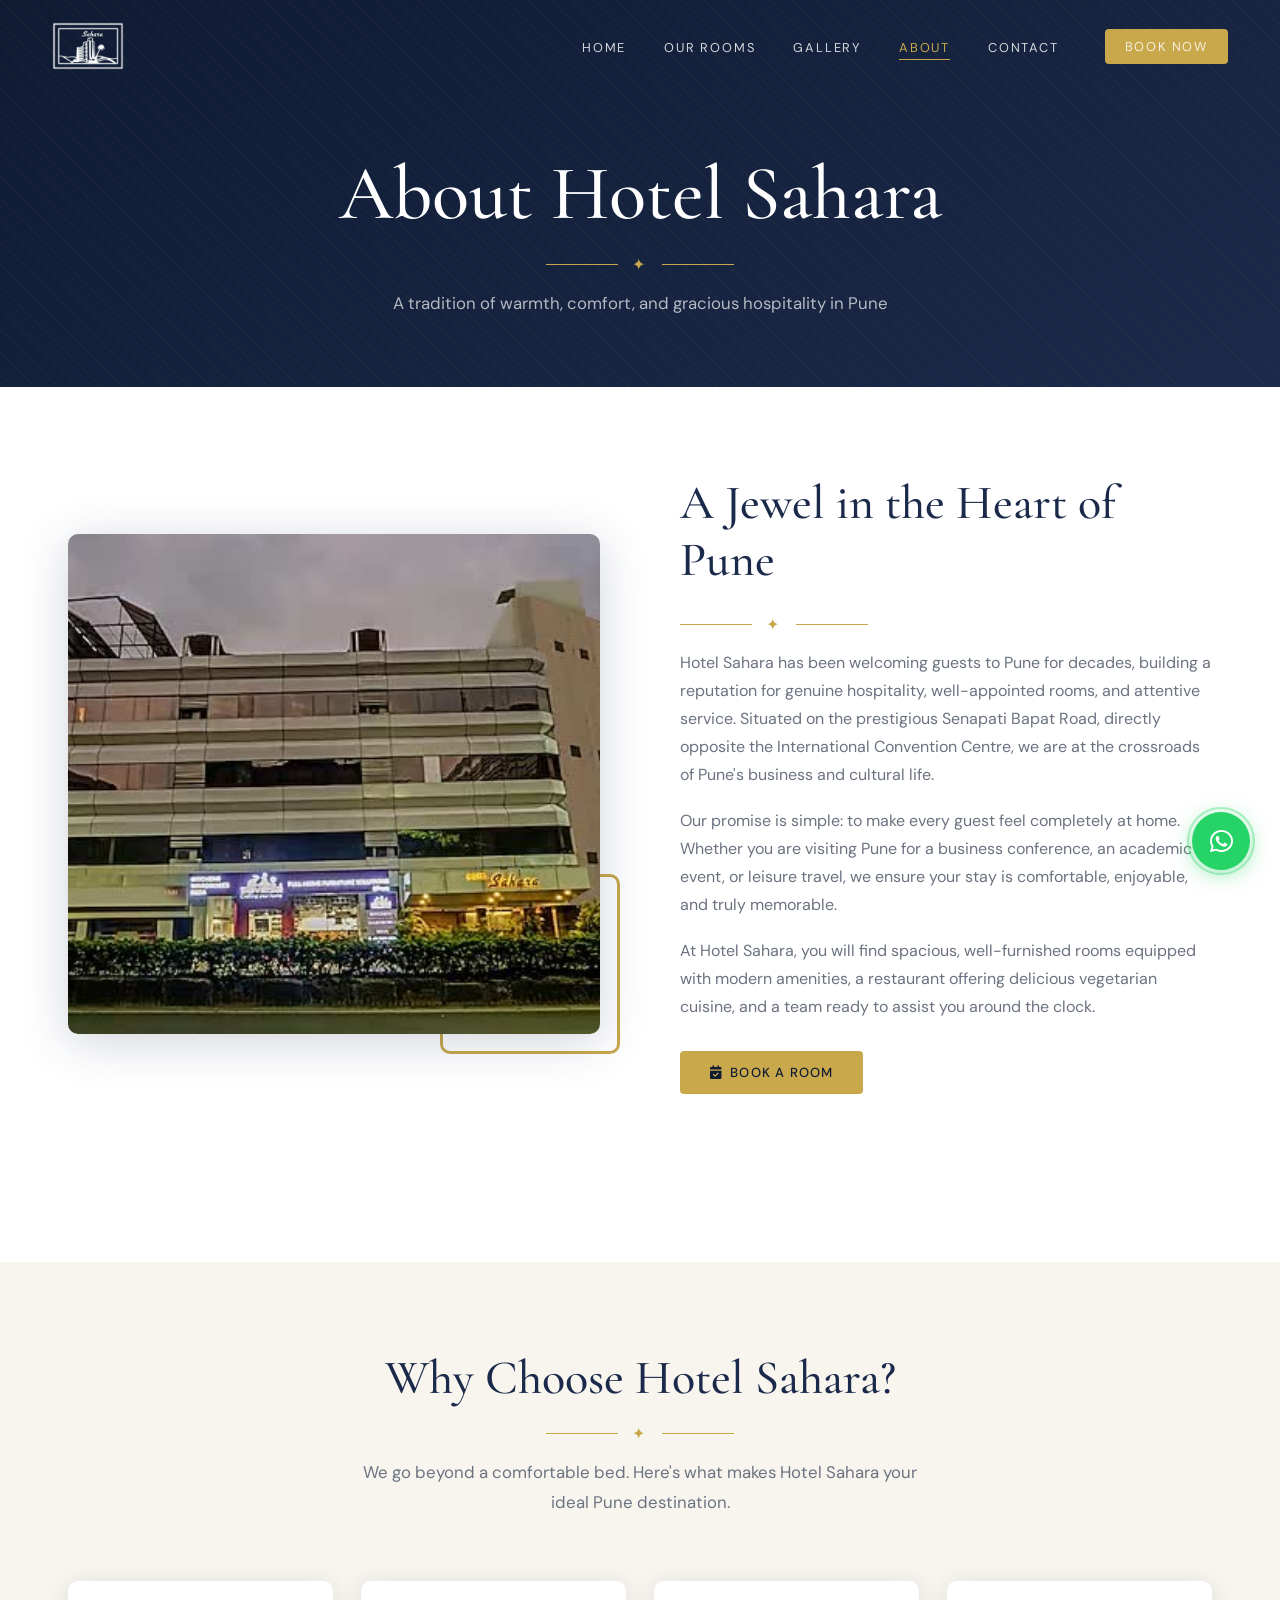
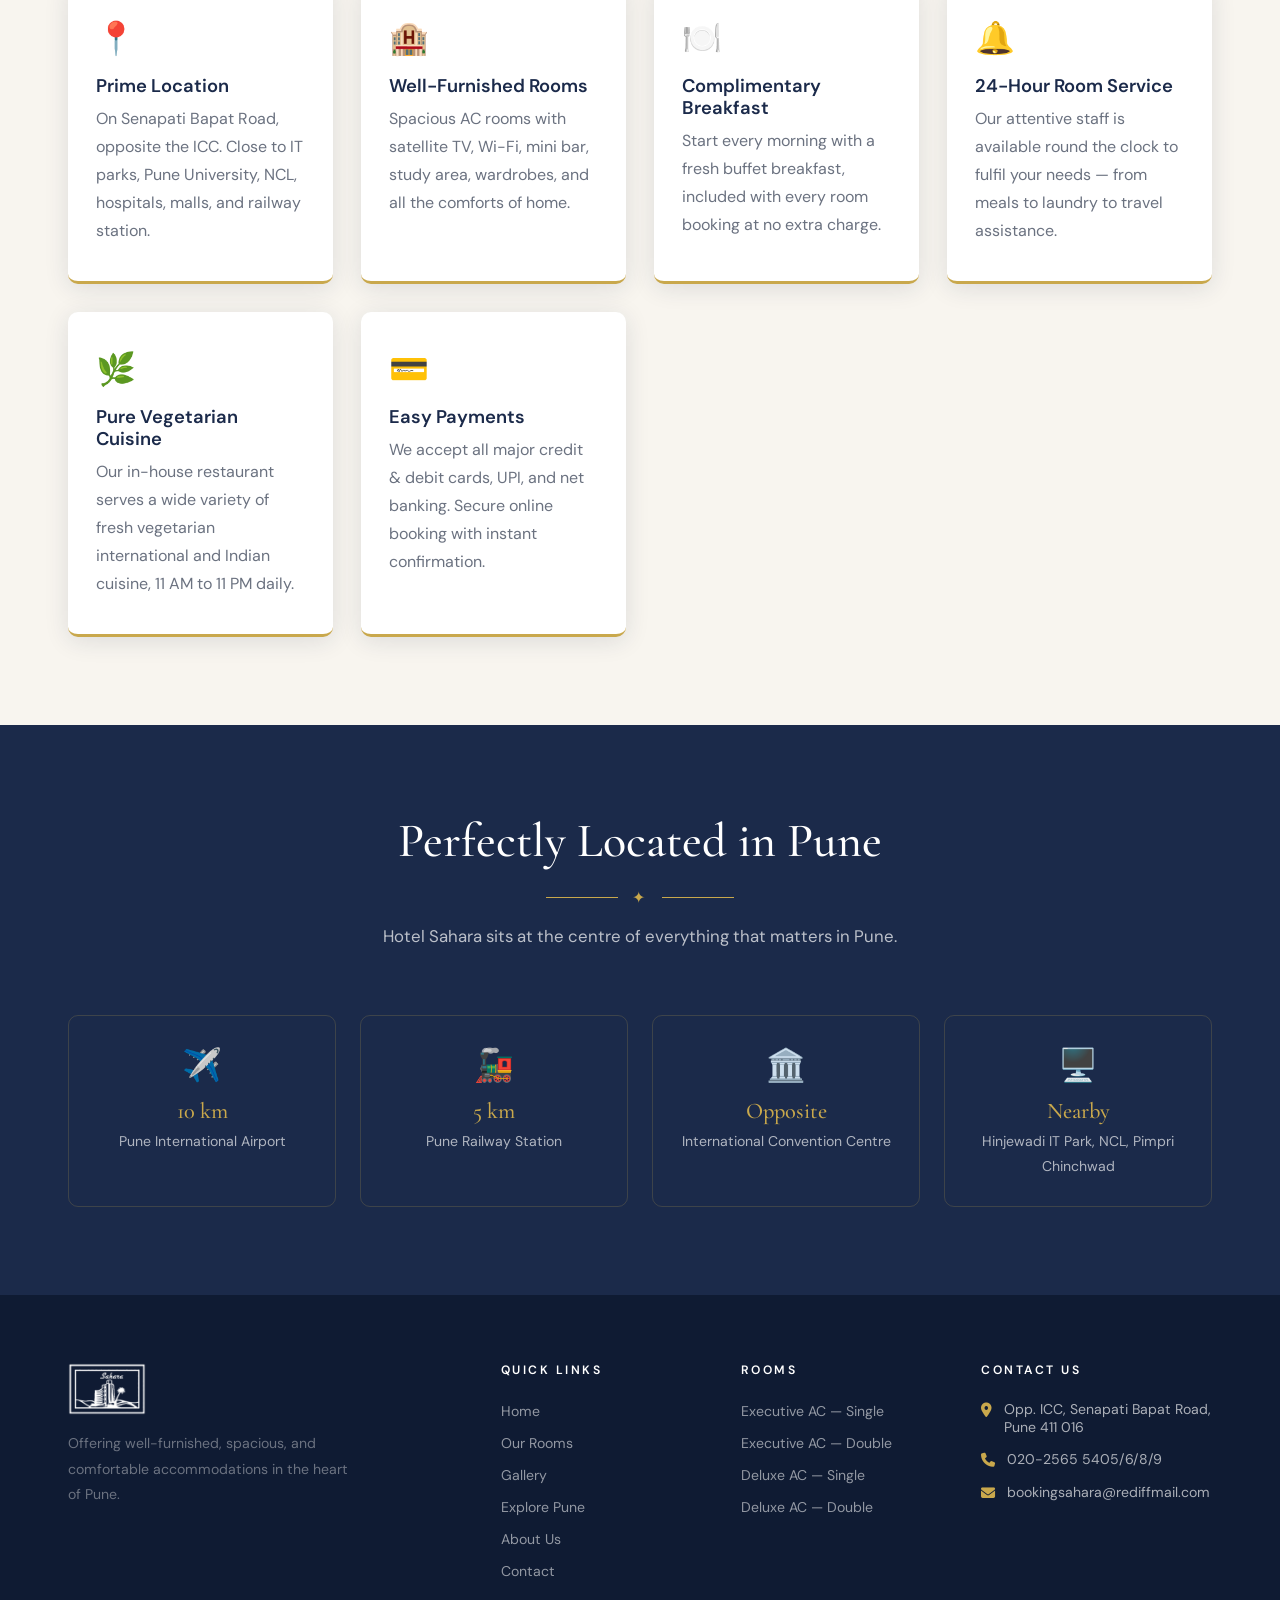
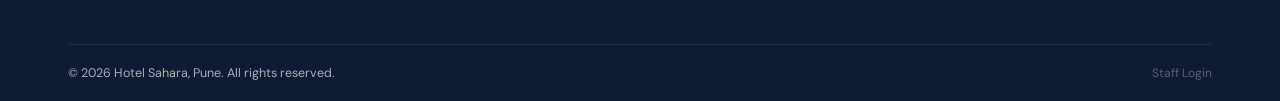
<file: about.html>
<!DOCTYPE html>
<html lang="en">
<head>
  <meta charset="UTF-8">
  <meta name="viewport" content="width=device-width, initial-scale=1.0">
  <title>About Us — Hotel Sahara Pune</title>
  <link rel="stylesheet" href="css/style.css">
  <link rel="stylesheet" href="https://cdnjs.cloudflare.com/ajax/libs/font-awesome/6.5.0/css/all.min.css">
</head>
<body>

<nav class="navbar scrolled" id="navbar">
  <a href="index.html" class="navbar-logo">
    <img src="images/logo-white.png" alt="Hotel Sahara" class="nav-logo-img">
  </a>
  <ul class="navbar-links" id="navLinks">
    <li><a href="index.html">Home</a></li>
    <li><a href="rooms.html">Our Rooms</a></li>
    <li><a href="gallery.html">Gallery</a></li>
    <li><a href="about.html" class="active">About</a></li>
    <li><a href="contact.html">Contact</a></li>
    <li><a href="rooms.html" class="btn btn-gold btn-sm" style="margin-left:8px">Book Now</a></li>
  </ul>
  <div class="navbar-toggle" id="navToggle" onclick="toggleNav()">
    <span></span><span></span><span></span>
  </div>
</nav>

<section class="page-hero">
  <h1>About Hotel Sahara</h1>
  <div class="ornament"><span>✦</span></div>
  <p>A tradition of warmth, comfort, and gracious hospitality in Pune</p>
</section>

<!-- ABOUT STORY -->
<section class="section">
  <div class="container">
    <div class="about-story">
      <div class="about-img-wrap fade-up">
        <img src="images/exterior.jpg"
             onerror="this.src='https://images.unsplash.com/photo-1551882547-ff40c4fe1fa7?w=800&q=80'"
             alt="Hotel Sahara Building">
        <div class="about-img-accent"></div>
      </div>
      <div class="about-text fade-up">
        <h2>A Jewel in the Heart of Pune</h2>
        <div class="ornament" style="justify-content:flex-start"><span>✦</span></div>
        <p>Hotel Sahara has been welcoming guests to Pune for decades, building a reputation for genuine hospitality, well-appointed rooms, and attentive service. Situated on the prestigious Senapati Bapat Road, directly opposite the International Convention Centre, we are at the crossroads of Pune's business and cultural life.</p>
        <p>Our promise is simple: to make every guest feel completely at home. Whether you are visiting Pune for a business conference, an academic event, or leisure travel, we ensure your stay is comfortable, enjoyable, and truly memorable.</p>
        <p>At Hotel Sahara, you will find spacious, well-furnished rooms equipped with modern amenities, a restaurant offering delicious vegetarian cuisine, and a team ready to assist you around the clock.</p>
        <a href="rooms.html" class="btn btn-gold" style="margin-top:12px">
          <i class="fa fa-calendar-check"></i> Book a Room
        </a>
      </div>
    </div>
  </div>
</section>

<!-- WHY CHOOSE US -->
<section class="section section-alt">
  <div class="container">
    <div class="section-header fade-up">
      <h2>Why Choose Hotel Sahara?</h2>
      <div class="ornament"><span>✦</span></div>
      <p>We go beyond a comfortable bed. Here's what makes Hotel Sahara your ideal Pune destination.</p>
    </div>

    <div class="why-us-grid">
      <div class="why-card fade-up">
        <div class="why-icon">📍</div>
        <h4>Prime Location</h4>
        <p>On Senapati Bapat Road, opposite the ICC. Close to IT parks, Pune University, NCL, hospitals, malls, and railway station.</p>
      </div>
      <div class="why-card fade-up">
        <div class="why-icon">🏨</div>
        <h4>Well-Furnished Rooms</h4>
        <p>Spacious AC rooms with satellite TV, Wi-Fi, mini bar, study area, wardrobes, and all the comforts of home.</p>
      </div>
      <div class="why-card fade-up">
        <div class="why-icon">🍽️</div>
        <h4>Complimentary Breakfast</h4>
        <p>Start every morning with a fresh buffet breakfast, included with every room booking at no extra charge.</p>
      </div>
      <div class="why-card fade-up">
        <div class="why-icon">🔔</div>
        <h4>24-Hour Room Service</h4>
        <p>Our attentive staff is available round the clock to fulfil your needs — from meals to laundry to travel assistance.</p>
      </div>
      <div class="why-card fade-up">
        <div class="why-icon">🌿</div>
        <h4>Pure Vegetarian Cuisine</h4>
        <p>Our in-house restaurant serves a wide variety of fresh vegetarian international and Indian cuisine, 11 AM to 11 PM daily.</p>
      </div>
      <div class="why-card fade-up">
        <div class="why-icon">💳</div>
        <h4>Easy Payments</h4>
        <p>We accept all major credit &amp; debit cards, UPI, and net banking. Secure online booking with instant confirmation.</p>
      </div>
    </div>
  </div>
</section>

<!-- LOCATION HIGHLIGHT -->
<section class="section section-dark">
  <div class="container">
    <div class="section-header fade-up">
      <h2>Perfectly Located in Pune</h2>
      <div class="ornament"><span>✦</span></div>
      <p style="color:rgba(255,255,255,0.7)">Hotel Sahara sits at the centre of everything that matters in Pune.</p>
    </div>
    <div style="display:grid;grid-template-columns:repeat(auto-fit,minmax(220px,1fr));gap:24px">
      <div style="text-align:center;padding:28px 16px;border:1px solid rgba(201,168,76,0.2);border-radius:var(--radius-lg)" class="fade-up">
        <div style="font-size:2rem;margin-bottom:12px">✈️</div>
        <h4 style="color:var(--gold);font-size:1.4rem;font-family:var(--font-display)">10 km</h4>
        <p style="color:rgba(255,255,255,0.65);font-size:0.88rem;margin-top:4px">Pune International Airport</p>
      </div>
      <div style="text-align:center;padding:28px 16px;border:1px solid rgba(201,168,76,0.2);border-radius:var(--radius-lg)" class="fade-up">
        <div style="font-size:2rem;margin-bottom:12px">🚂</div>
        <h4 style="color:var(--gold);font-size:1.4rem;font-family:var(--font-display)">5 km</h4>
        <p style="color:rgba(255,255,255,0.65);font-size:0.88rem;margin-top:4px">Pune Railway Station</p>
      </div>
      <div style="text-align:center;padding:28px 16px;border:1px solid rgba(201,168,76,0.2);border-radius:var(--radius-lg)" class="fade-up">
        <div style="font-size:2rem;margin-bottom:12px">🏛️</div>
        <h4 style="color:var(--gold);font-size:1.4rem;font-family:var(--font-display)">Opposite</h4>
        <p style="color:rgba(255,255,255,0.65);font-size:0.88rem;margin-top:4px">International Convention Centre</p>
      </div>
      <div style="text-align:center;padding:28px 16px;border:1px solid rgba(201,168,76,0.2);border-radius:var(--radius-lg)" class="fade-up">
        <div style="font-size:2rem;margin-bottom:12px">🖥️</div>
        <h4 style="color:var(--gold);font-size:1.4rem;font-family:var(--font-display)">Nearby</h4>
        <p style="color:rgba(255,255,255,0.65);font-size:0.88rem;margin-top:4px">Hinjewadi IT Park, NCL, Pimpri Chinchwad</p>
      </div>
    </div>
  </div>
</section>

<a href="https://wa.me/919822393889" class="whatsapp-btn" target="_blank" rel="noopener">
  <i class="fab fa-whatsapp"></i>
</a>

<!-- FOOTER -->
<footer class="footer">
  <div class="container">
    <div class="footer-grid">
      <div class="footer-brand">
        <img src="images/logo-white.png" alt="Hotel Sahara" style="height:52px;width:auto;margin-bottom:12px">
        <p>Offering well-furnished, spacious, and comfortable accommodations in the heart of Pune.</p>
      </div>
      <div>
        <h4>Quick Links</h4>
        <ul class="footer-links">
          <li><a href="index.html">Home</a></li>
          <li><a href="rooms.html">Our Rooms</a></li>
          <li><a href="gallery.html">Gallery</a></li>
          <li><a href="explore.html">Explore Pune</a></li>
          <li><a href="about.html">About Us</a></li>
          <li><a href="contact.html">Contact</a></li>
        </ul>
      </div>
      <div>
        <h4>Rooms</h4>
        <ul class="footer-links">
          <li><a href="rooms.html?room=executive">Executive AC — Single</a></li>
          <li><a href="rooms.html?room=executive">Executive AC — Double</a></li>
          <li><a href="rooms.html?room=deluxe">Deluxe AC — Single</a></li>
          <li><a href="rooms.html?room=deluxe">Deluxe AC — Double</a></li>
        </ul>
      </div>
      <div>
        <h4>Contact Us</h4>
        <ul class="footer-contact">
          <li><span class="fc-icon"><i class="fa fa-map-marker-alt"></i></span><span>Opp. ICC, Senapati Bapat Road, Pune 411 016</span></li>
          <li><span class="fc-icon"><i class="fa fa-phone"></i></span><span><a href="tel:02025655405">020-2565 5405/6/8/9</a></span></li>
          <li><span class="fc-icon"><i class="fa fa-envelope"></i></span><span><a href="mailto:bookingsahara@rediffmail.com">bookingsahara@rediffmail.com</a></span></li>
        </ul>
      </div>
    </div>
    <div class="footer-bottom">
      <span>© 2026 Hotel Sahara, Pune. All rights reserved.</span>
      <a href="admin.html" style="color:rgba(255,255,255,0.3);font-size:0.75rem">Staff Login</a>
    </div>
  </div>
</footer>

<script src="js/main.js"></script>
</body>
</html>
</file>
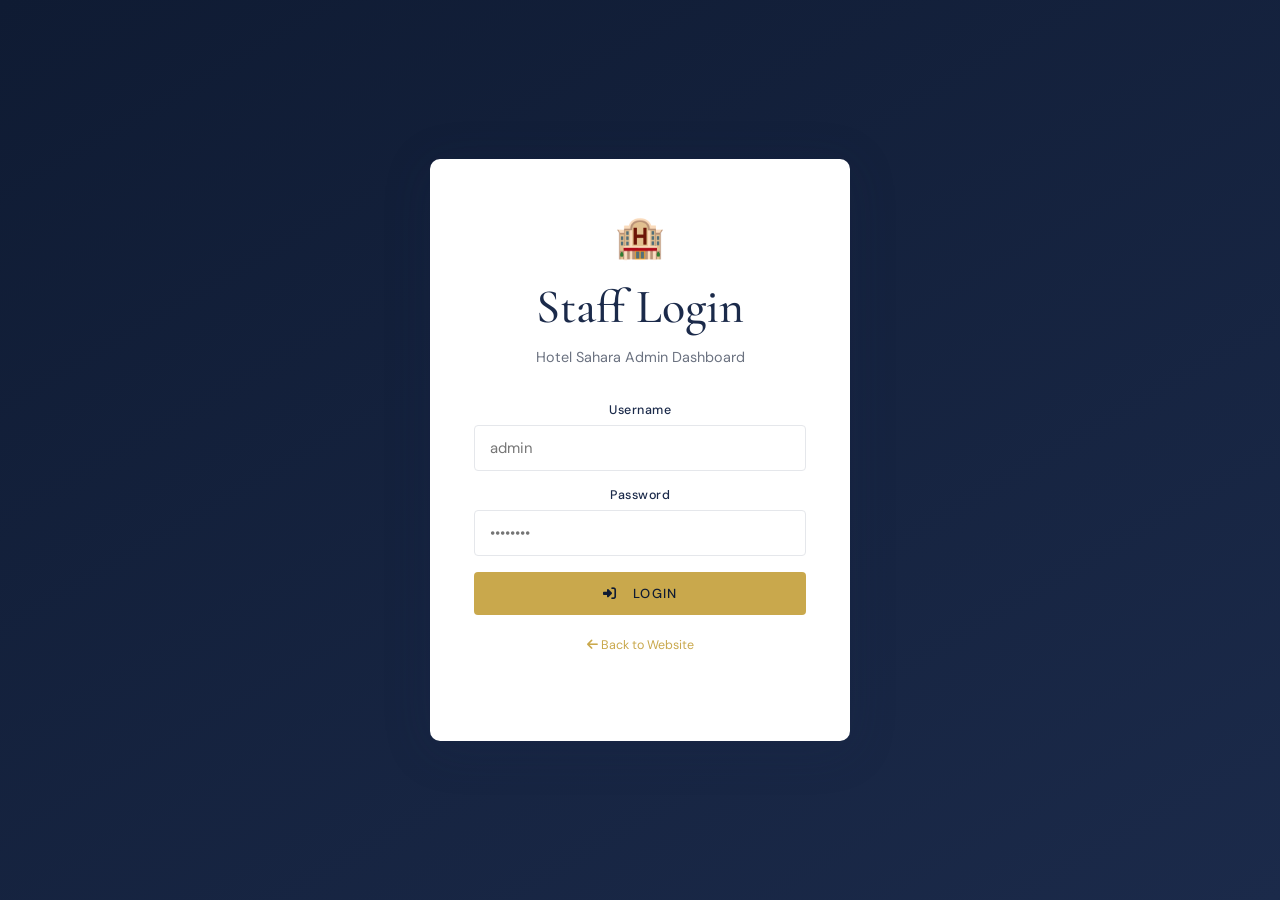
<file: admin.html>
<!DOCTYPE html>
<html lang="en">
<head>
  <meta charset="UTF-8">
  <meta name="viewport" content="width=device-width, initial-scale=1.0">
  <title>Admin Dashboard — Hotel Sahara</title>
  <link rel="stylesheet" href="css/style.css">
  <link rel="stylesheet" href="https://cdnjs.cloudflare.com/ajax/libs/font-awesome/6.5.0/css/all.min.css">
</head>
<body>

<!-- ============================
     LOGIN SCREEN
     ============================ -->
<div id="loginScreen" class="admin-login-screen">
  <div class="admin-login-card">
    <div style="font-size:2.5rem;margin-bottom:16px">🏨</div>
    <h2>Staff Login</h2>
    <p>Hotel Sahara Admin Dashboard</p>
    <div class="admin-login-form">
      <div class="form-group">
        <label>Username</label>
        <input type="text" id="loginUser" placeholder="admin" autocomplete="username">
      </div>
      <div class="form-group">
        <label>Password</label>
        <input type="password" id="loginPass" placeholder="••••••••" autocomplete="current-password"
               onkeypress="if(event.key==='Enter') doLogin()">
      </div>
      <div id="loginError" style="color:#EF4444;font-size:0.85rem;display:none">
        <i class="fa fa-exclamation-circle"></i> Invalid username or password.
      </div>
      <button class="btn btn-gold btn-full" onclick="doLogin()">
        <i class="fa fa-sign-in-alt"></i>&nbsp; Login
      </button>
    </div>
    <p style="margin-top:20px;font-size:0.78rem;color:var(--gray)">
      <a href="index.html" style="color:var(--gold)"><i class="fa fa-arrow-left"></i> Back to Website</a>
    </p>
  </div>
</div>

<!-- ============================
     DASHBOARD (hidden until login)
     ============================ -->
<div id="dashboardScreen" class="admin-wrap" style="display:none">

  <!-- Header -->
  <div class="admin-header">
    <div class="admin-logo">Hotel <span>Sahara</span> Admin</div>
    <div class="admin-user">
      <span><i class="fa fa-user-circle"></i>&nbsp; Admin</span>
      <button onclick="doLogout()" class="btn btn-outline btn-sm" style="padding:6px 16px;font-size:0.75rem;color:rgba(255,255,255,0.7);border-color:rgba(255,255,255,0.2)">
        <i class="fa fa-sign-out-alt"></i> Logout
      </button>
    </div>
  </div>

  <!-- Body -->
  <div class="admin-body">

    <!-- Stats Row -->
    <div class="admin-stats" id="adminStats">
      <!-- Filled by JS -->
    </div>

    <!-- Controls -->
    <div class="admin-controls">
      <input type="text" class="admin-search" id="searchBox" placeholder="🔍  Search by name, email, booking ID..." oninput="renderTable()">
      <select class="admin-select" id="filterStatus" onchange="renderTable()">
        <option value="all">All Statuses</option>
        <option value="confirmed">Confirmed</option>
        <option value="pending">Pending</option>
        <option value="cancelled">Cancelled</option>
      </select>
      <select class="admin-select" id="filterRoom" onchange="renderTable()">
        <option value="all">All Rooms</option>
        <option value="executive">Executive AC</option>
        <option value="deluxe">Deluxe AC</option>
      </select>
      <button class="btn btn-navy btn-sm" onclick="exportCSV()">
        <i class="fa fa-download"></i>&nbsp; Export CSV
      </button>
      <button class="btn btn-outline-navy btn-sm" onclick="clearAllBookings()" style="border-color:#EF4444;color:#EF4444">
        <i class="fa fa-trash"></i>&nbsp; Clear All
      </button>
    </div>

    <!-- Table -->
    <div class="table-wrap">
      <table class="bookings-table" id="bookingsTable">
        <thead>
          <tr>
            <th>Booking ID</th>
            <th>Guest Name</th>
            <th>Contact</th>
            <th>Room</th>
            <th>Occupancy</th>
            <th>Check-In</th>
            <th>Check-Out</th>
            <th>Nights</th>
            <th>Amount</th>
            <th>Status</th>
            <th>Actions</th>
          </tr>
        </thead>
        <tbody id="bookingsBody">
          <!-- Filled by JS -->
        </tbody>
      </table>
    </div>
    <div id="noBookings" class="no-bookings" style="display:none">
      <div class="no-icon">📋</div>
      <p>No bookings found.</p>
    </div>

  </div><!-- /.admin-body -->
</div><!-- /.dashboard -->

<script>
  // ============================================================
  // CONFIG — Change password here
  // ============================================================
  const ADMIN_USERNAME = 'admin';
  const ADMIN_PASSWORD = 'Sahara@2024';

  // ============================================================
  // AUTH
  // ============================================================
  function doLogin() {
    const user = document.getElementById('loginUser').value.trim();
    const pass = document.getElementById('loginPass').value;
    if(user === ADMIN_USERNAME && pass === ADMIN_PASSWORD) {
      sessionStorage.setItem('saharaAdmin', 'true');
      document.getElementById('loginScreen').style.display    = 'none';
      document.getElementById('dashboardScreen').style.display = 'block';
      loadDashboard();
    } else {
      document.getElementById('loginError').style.display = 'block';
      document.getElementById('loginPass').value = '';
    }
  }

  function doLogout() {
    sessionStorage.removeItem('saharaAdmin');
    document.getElementById('loginScreen').style.display    = 'flex';
    document.getElementById('dashboardScreen').style.display = 'none';
  }

  // Check session on load
  window.addEventListener('DOMContentLoaded', () => {
    if(sessionStorage.getItem('saharaAdmin') === 'true') {
      document.getElementById('loginScreen').style.display    = 'none';
      document.getElementById('dashboardScreen').style.display = 'block';
      loadDashboard();
    }
  });

  // ============================================================
  // DATA
  // ============================================================
  function getBookings() {
    return JSON.parse(localStorage.getItem('saharaBookings') || '[]')
           .sort((a,b) => new Date(b.createdAt) - new Date(a.createdAt));
  }

  function saveBookings(bookings) {
    localStorage.setItem('saharaBookings', JSON.stringify(bookings));
  }

  function loadDashboard() {
    renderStats();
    renderTable();
  }

  // ============================================================
  // STATS
  // ============================================================
  function renderStats() {
    const bookings   = getBookings();
    const total      = bookings.length;
    const confirmed  = bookings.filter(b => b.status === 'confirmed').length;
    const pending    = bookings.filter(b => b.status === 'pending').length;
    const revenue    = bookings.filter(b => b.status === 'confirmed')
                               .reduce((s,b) => s + parseFloat(b.totalAmount||0), 0);

    document.getElementById('adminStats').innerHTML = `
      <div class="stat-card"><h3>${total}</h3><p>Total Bookings</p></div>
      <div class="stat-card green"><h3>${confirmed}</h3><p>Confirmed</p></div>
      <div class="stat-card blue"><h3>${pending}</h3><p>Pending</p></div>
      <div class="stat-card"><h3>₹${revenue.toLocaleString('en-IN',{maximumFractionDigits:0})}</h3><p>Revenue (Confirmed)</p></div>
    `;
  }

  // ============================================================
  // TABLE
  // ============================================================
  const ROOM_NAMES = { executive:'Executive AC', deluxe:'Deluxe AC' };
  const OCC_NAMES  = { single:'Single', double:'Double' };

  function renderTable() {
    let bookings = getBookings();
    const search = document.getElementById('searchBox').value.toLowerCase();
    const fStatus= document.getElementById('filterStatus').value;
    const fRoom  = document.getElementById('filterRoom').value;

    if(search) {
      bookings = bookings.filter(b =>
        (b.guestName  ||'').toLowerCase().includes(search) ||
        (b.guestEmail ||'').toLowerCase().includes(search) ||
        (b.bookingId  ||'').toLowerCase().includes(search) ||
        (b.guestPhone ||'').toLowerCase().includes(search)
      );
    }
    if(fStatus !== 'all') bookings = bookings.filter(b => b.status === fStatus);
    if(fRoom   !== 'all') bookings = bookings.filter(b => b.roomType === fRoom);

    const tbody = document.getElementById('bookingsBody');

    if(bookings.length === 0) {
      tbody.innerHTML = '';
      document.getElementById('noBookings').style.display   = 'block';
      document.getElementById('bookingsTable').style.display = 'none';
      return;
    }

    document.getElementById('noBookings').style.display   = 'none';
    document.getElementById('bookingsTable').style.display = 'table';

    tbody.innerHTML = bookings.map(b => `
      <tr>
        <td><code style="font-size:0.78rem;color:var(--navy)">${b.bookingId}</code></td>
        <td><strong>${escHtml(b.guestName||'—')}</strong></td>
        <td>
          <div style="font-size:0.82rem">${escHtml(b.guestEmail||'')}</div>
          <div style="font-size:0.82rem;color:var(--gray)">${escHtml(b.guestPhone||'')}</div>
        </td>
        <td>${ROOM_NAMES[b.roomType]||b.roomType}</td>
        <td>${OCC_NAMES[b.occupancy]||b.occupancy}</td>
        <td>${formatDate(b.checkIn)}</td>
        <td>${formatDate(b.checkOut)}</td>
        <td style="text-align:center">${b.nights}</td>
        <td><strong>₹${parseFloat(b.totalAmount||0).toLocaleString('en-IN',{maximumFractionDigits:0})}</strong></td>
        <td><span class="status-badge ${b.status}">${b.status}</span></td>
        <td style="white-space:nowrap">
          ${b.status!=='confirmed'?`<button class="action-btn confirm" onclick="updateStatus('${b.bookingId}','confirmed')">Confirm</button> `:''}
          ${b.status!=='cancelled'?`<button class="action-btn cancel" onclick="updateStatus('${b.bookingId}','cancelled')">Cancel</button>`:''}
        </td>
      </tr>
    `).join('');
  }

  function updateStatus(id, status) {
    const bookings = getBookings();
    const idx = bookings.findIndex(b => b.bookingId === id);
    if(idx >= 0) {
      bookings[idx].status = status;
      // Re-sort by date
      bookings.sort((a,b) => new Date(b.createdAt) - new Date(a.createdAt));
      saveBookings(bookings);
      renderStats();
      renderTable();
    }
  }

  function clearAllBookings() {
    if(confirm('Are you sure you want to delete ALL bookings? This cannot be undone.')) {
      localStorage.removeItem('saharaBookings');
      renderStats();
      renderTable();
    }
  }

  // ============================================================
  // EXPORT CSV
  // ============================================================
  function exportCSV() {
    const bookings = getBookings();
    if(!bookings.length){ alert('No bookings to export.'); return; }

    const headers = ['Booking ID','Guest Name','Email','Phone','Room Type','Occupancy','Check-In','Check-Out','Nights','Extra Persons','Total Amount','Status','Payment ID','Booked On'];
    const rows = bookings.map(b => [
      b.bookingId, b.guestName, b.guestEmail, b.guestPhone,
      ROOM_NAMES[b.roomType]||b.roomType, OCC_NAMES[b.occupancy]||b.occupancy,
      b.checkIn, b.checkOut, b.nights, b.extraPersons||0,
      parseFloat(b.totalAmount||0).toFixed(2), b.status,
      b.paymentId||'', b.createdAt
    ].map(v => `"${String(v).replace(/"/g,'""')}"`));

    const csv = [headers.join(','), ...rows.map(r=>r.join(','))].join('\n');
    const blob = new Blob([csv], {type:'text/csv'});
    const url  = URL.createObjectURL(blob);
    const a    = document.createElement('a');
    a.href     = url;
    a.download = `hotel-sahara-bookings-${new Date().toISOString().slice(0,10)}.csv`;
    a.click();
    URL.revokeObjectURL(url);
  }

  // ============================================================
  // UTILS
  // ============================================================
  function formatDate(ds) {
    if(!ds) return '—';
    const d = new Date(ds + 'T00:00:00');
    return d.toLocaleDateString('en-IN',{day:'2-digit',month:'short',year:'numeric'});
  }

  function escHtml(str) {
    return String(str).replace(/&/g,'&amp;').replace(/</g,'&lt;').replace(/>/g,'&gt;');
  }
</script>
</body>
</html>
</file>
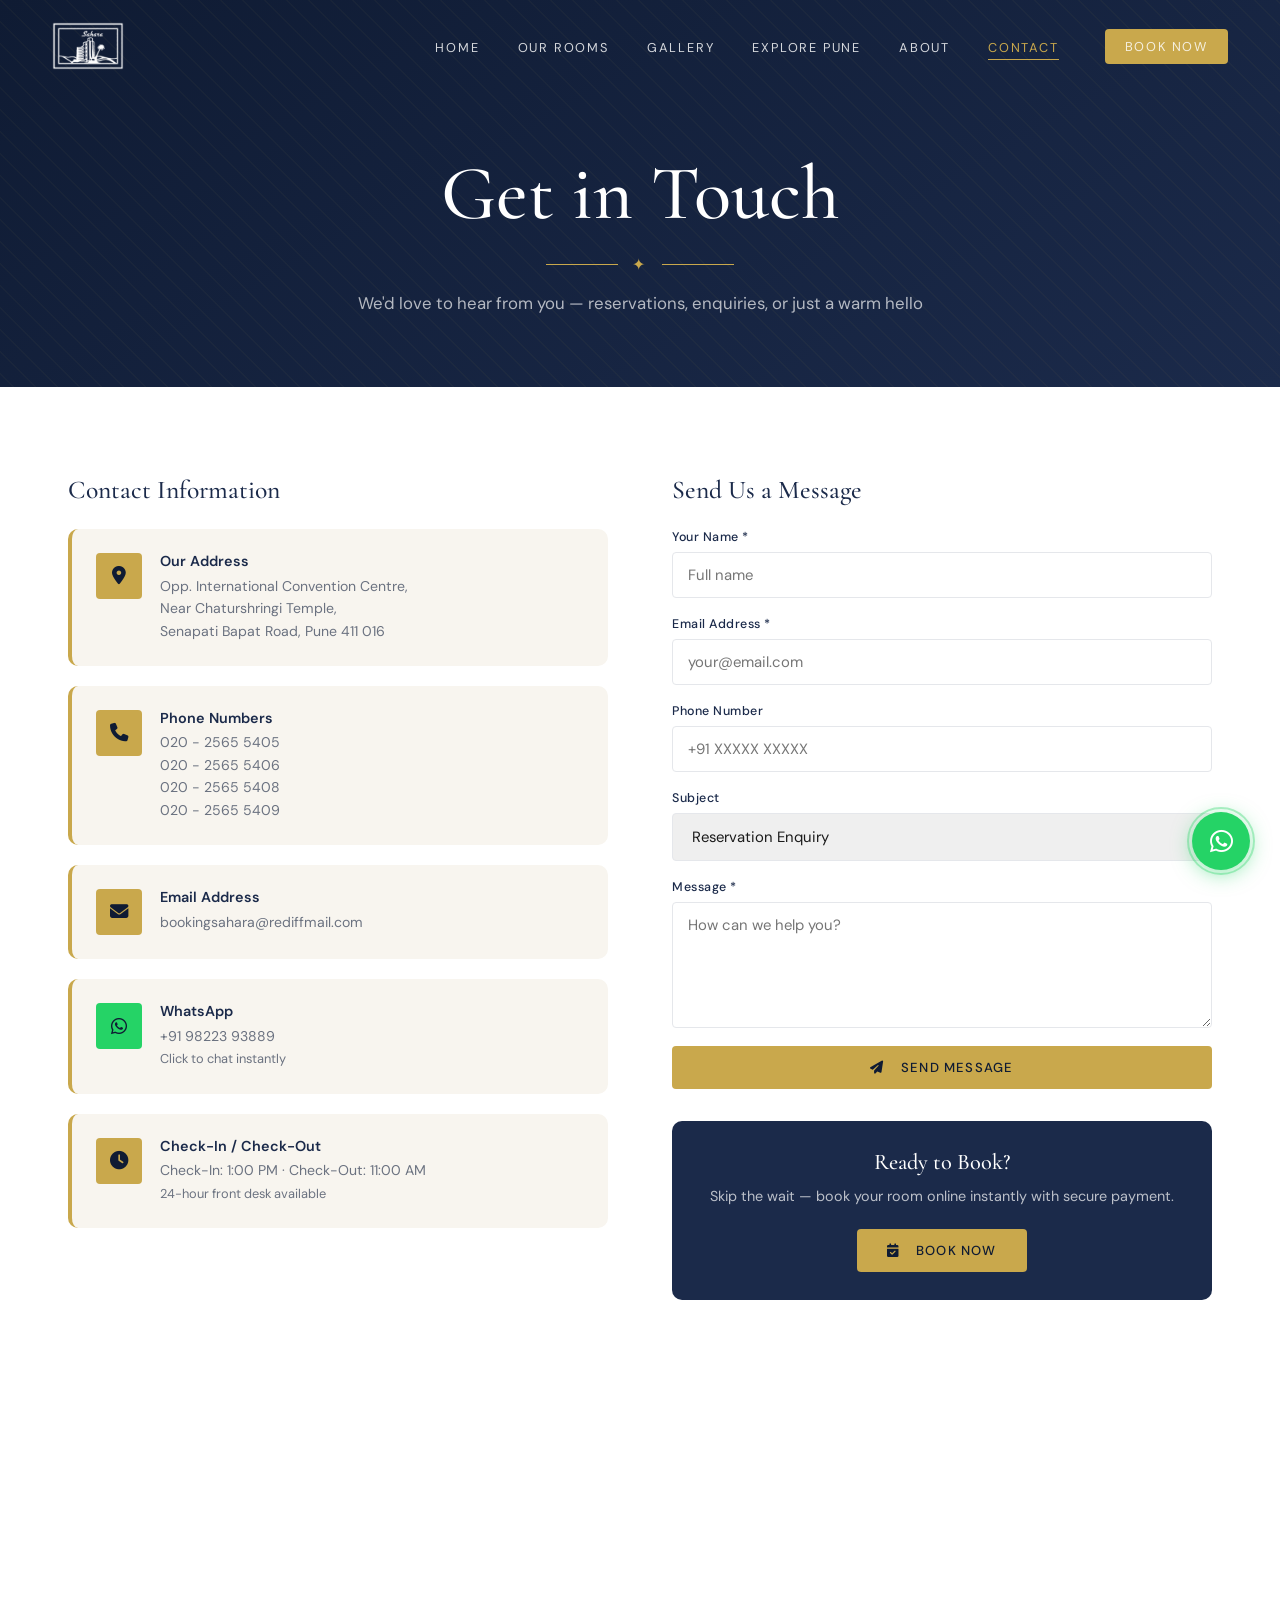
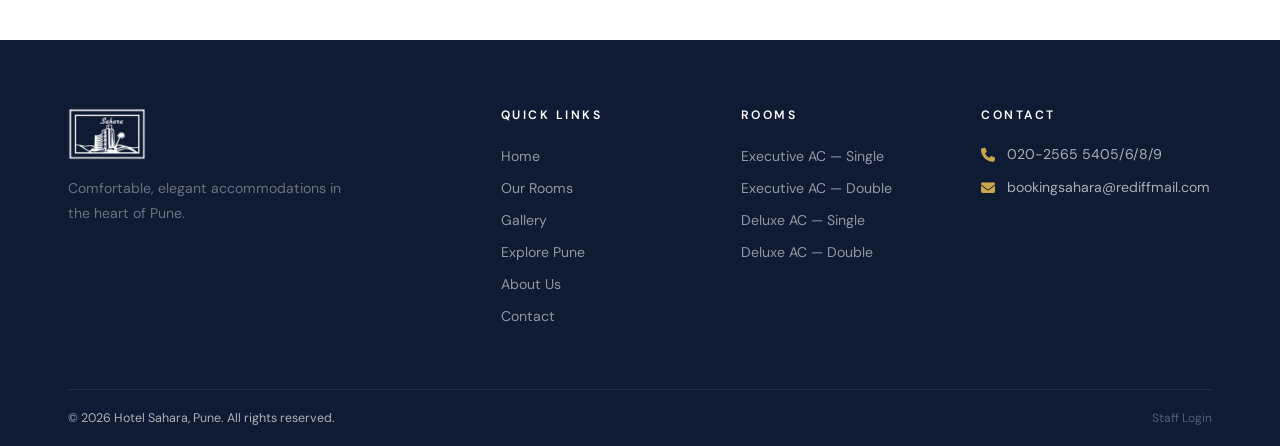
<file: contact.html>
<!DOCTYPE html>
<html lang="en">
<head>
  <meta charset="UTF-8">
  <meta name="viewport" content="width=device-width, initial-scale=1.0">
  <title>Contact Us — Hotel Sahara Pune</title>
  <link rel="stylesheet" href="css/style.css">
  <link rel="stylesheet" href="https://cdnjs.cloudflare.com/ajax/libs/font-awesome/6.5.0/css/all.min.css">
</head>
<body>

<nav class="navbar scrolled" id="navbar">
  <a href="index.html" class="navbar-logo">
    <img src="images/logo-white.png" alt="Hotel Sahara" class="nav-logo-img">
  </a>
  <ul class="navbar-links" id="navLinks">
    <li><a href="index.html">Home</a></li>
    <li><a href="rooms.html">Our Rooms</a></li>
    <li><a href="gallery.html">Gallery</a></li>
    <li><a href="explore.html">Explore Pune</a></li>
    <li><a href="about.html">About</a></li>
    <li><a href="contact.html" class="active">Contact</a></li>
    <li><a href="rooms.html" class="btn btn-gold btn-sm" style="margin-left:8px">Book Now</a></li>
  </ul>
  <div class="navbar-toggle" id="navToggle" onclick="toggleNav()">
    <span></span><span></span><span></span>
  </div>
</nav>

<section class="page-hero">
  <h1>Get in Touch</h1>
  <div class="ornament"><span>✦</span></div>
  <p>We'd love to hear from you — reservations, enquiries, or just a warm hello</p>
</section>

<section class="section">
  <div class="container">
    <div class="contact-layout">

      <!-- Contact Info -->
      <div>
        <h3 style="color:var(--navy);margin-bottom:24px;font-size:1.6rem">Contact Information</h3>
        <div class="contact-info-cards">
          <div class="contact-card">
            <div class="contact-icon"><i class="fa fa-map-marker-alt"></i></div>
            <div>
              <h4>Our Address</h4>
              <p>Opp. International Convention Centre,<br>Near Chaturshringi Temple,<br>Senapati Bapat Road, Pune 411 016</p>
            </div>
          </div>
          <div class="contact-card">
            <div class="contact-icon"><i class="fa fa-phone"></i></div>
            <div>
              <h4>Phone Numbers</h4>
              <p>
                <a href="tel:02025655405">020 - 2565 5405</a><br>
                <a href="tel:02025655406">020 - 2565 5406</a><br>
                <a href="tel:02025655408">020 - 2565 5408</a><br>
                <a href="tel:02025655409">020 - 2565 5409</a>
              </p>
            </div>
          </div>
          <div class="contact-card">
            <div class="contact-icon"><i class="fa fa-envelope"></i></div>
            <div>
              <h4>Email Address</h4>
              <p><a href="mailto:bookingsahara@rediffmail.com">bookingsahara@rediffmail.com</a></p>
            </div>
          </div>
          <div class="contact-card">
            <div class="contact-icon" style="background:#25D366"><i class="fab fa-whatsapp"></i></div>
            <div>
              <h4>WhatsApp</h4>
              <p><a href="https://wa.me/919822393889" target="_blank">+91 98223 93889</a><br>
              <span style="font-size:0.8rem;color:var(--gray)">Click to chat instantly</span></p>
            </div>
          </div>
          <div class="contact-card">
            <div class="contact-icon"><i class="fa fa-clock"></i></div>
            <div>
              <h4>Check-In / Check-Out</h4>
              <p>Check-In: 1:00 PM · Check-Out: 11:00 AM<br>
              <span style="font-size:0.8rem">24-hour front desk available</span></p>
            </div>
          </div>
        </div>

        <!-- Map -->
        <div class="contact-map">
          <iframe
            src="https://www.google.com/maps/embed?pb=!1m18!1m12!1m3!1d3781.4!2d73.8278335!3d18.5370202!2m3!1f0!2f0!3f0!3m2!1i1024!2i768!4f13.1!3m3!1m2!1s0x3bc2bf7780fd4859%3A0x2320984717a090e8!2sHotel%20Sahara%20Pune!5e0!3m2!1sen!2sin!4v1717000000000!5m2!1sen!2sin"
            allowfullscreen="" loading="lazy" referrerpolicy="no-referrer-when-downgrade"
            title="Hotel Sahara Map">
          </iframe>
        </div>
      </div>

      <!-- Contact Form -->
      <div>
        <div class="contact-form-wrap">
          <h3>Send Us a Message</h3>
          <form class="contact-form" id="contactForm" onsubmit="sendContactForm(event)">
            <div class="form-group">
              <label>Your Name *</label>
              <input type="text" id="cfName" placeholder="Full name" required>
            </div>
            <div class="form-group">
              <label>Email Address *</label>
              <input type="email" id="cfEmail" placeholder="your@email.com" required>
            </div>
            <div class="form-group">
              <label>Phone Number</label>
              <input type="tel" id="cfPhone" placeholder="+91 XXXXX XXXXX">
            </div>
            <div class="form-group">
              <label>Subject</label>
              <select id="cfSubject">
                <option value="Reservation Enquiry">Reservation Enquiry</option>
                <option value="Room Information">Room Information</option>
                <option value="Group Booking">Group Booking</option>
                <option value="Feedback">Feedback</option>
                <option value="Other">Other</option>
              </select>
            </div>
            <div class="form-group">
              <label>Message *</label>
              <textarea id="cfMessage" rows="5" placeholder="How can we help you?" required></textarea>
            </div>
            <button type="submit" class="btn btn-gold btn-full" id="cfSubmitBtn">
              <i class="fa fa-paper-plane"></i>&nbsp; Send Message
            </button>
          </form>

          <!-- Quick Book CTA -->
          <div style="margin-top:32px;padding:28px;background:var(--navy);border-radius:var(--radius-lg);text-align:center">
            <h4 style="color:var(--white);font-family:var(--font-display);font-size:1.4rem;margin-bottom:8px">Ready to Book?</h4>
            <p style="color:rgba(255,255,255,0.7);font-size:0.9rem;margin-bottom:20px">Skip the wait — book your room online instantly with secure payment.</p>
            <a href="rooms.html" class="btn btn-gold">
              <i class="fa fa-calendar-check"></i>&nbsp; Book Now
            </a>
          </div>
        </div>
      </div>

    </div>
  </div>
</section>

<a href="https://wa.me/919822393889" class="whatsapp-btn" target="_blank" rel="noopener">
  <i class="fab fa-whatsapp"></i>
</a>

<footer class="footer">
  <div class="container">
    <div class="footer-grid">
      <div class="footer-brand">
        <img src="images/logo-white.png" alt="Hotel Sahara" style="height:52px;width:auto;margin-bottom:12px">
        <p>Comfortable, elegant accommodations in the heart of Pune.</p>
      </div>
      <div>
        <h4>Quick Links</h4>
        <ul class="footer-links">
          <li><a href="index.html">Home</a></li>
          <li><a href="rooms.html">Our Rooms</a></li>
          <li><a href="gallery.html">Gallery</a></li>
          <li><a href="explore.html">Explore Pune</a></li>
          <li><a href="about.html">About Us</a></li>
          <li><a href="contact.html">Contact</a></li>
        </ul>
      </div>
      <div>
        <h4>Rooms</h4>
        <ul class="footer-links">
          <li><a href="rooms.html?room=executive">Executive AC — Single</a></li>
          <li><a href="rooms.html?room=executive">Executive AC — Double</a></li>
          <li><a href="rooms.html?room=deluxe">Deluxe AC — Single</a></li>
          <li><a href="rooms.html?room=deluxe">Deluxe AC — Double</a></li>
        </ul>
      </div>
      <div>
        <h4>Contact</h4>
        <ul class="footer-contact">
          <li><span class="fc-icon"><i class="fa fa-phone"></i></span><span><a href="tel:02025655405">020-2565 5405/6/8/9</a></span></li>
          <li><span class="fc-icon"><i class="fa fa-envelope"></i></span><span><a href="mailto:bookingsahara@rediffmail.com">bookingsahara@rediffmail.com</a></span></li>
        </ul>
      </div>
    </div>
    <div class="footer-bottom">
      <span>© 2026 Hotel Sahara, Pune. All rights reserved.</span>
      <a href="admin.html" style="color:rgba(255,255,255,0.3);font-size:0.75rem">Staff Login</a>
    </div>
  </div>
</footer>

<script src="js/main.js"></script>
<script>
  function sendContactForm(e) {
    e.preventDefault();
    const btn = document.getElementById('cfSubmitBtn');
    btn.disabled = true;
    btn.innerHTML = '<i class="fa fa-spinner fa-spin"></i>&nbsp; Sending...';

    // Use mailto as fallback (replace with EmailJS for real sending)
    const name    = document.getElementById('cfName').value;
    const email   = document.getElementById('cfEmail').value;
    const phone   = document.getElementById('cfPhone').value;
    const subject = document.getElementById('cfSubject').value;
    const message = document.getElementById('cfMessage').value;

    const body = encodeURIComponent(`Name: ${name}\nEmail: ${email}\nPhone: ${phone}\n\nMessage:\n${message}`);
    window.open(`mailto:bookingsahara@rediffmail.com?subject=${encodeURIComponent(subject + ' - Hotel Sahara Website')}&body=${body}`);

    setTimeout(() => {
      showToast('Message sent successfully! We will get back to you soon.', 'success');
      document.getElementById('contactForm').reset();
      btn.disabled = false;
      btn.innerHTML = '<i class="fa fa-paper-plane"></i>&nbsp; Send Message';
    }, 800);
  }
</script>
</body>
</html>
</file>
<file: css/style.css>
/* ============================================================
   Hotel Sahara — Main Stylesheet
   Theme: Classic & Elegant | Navy · Gold · Cream
   ============================================================ */

@import url('https://fonts.googleapis.com/css2?family=Cormorant+Garamond:ital,wght@0,300;0,400;0,500;0,600;0,700;1,300;1,400&family=DM+Sans:opsz,wght@9..40,300;9..40,400;9..40,500;9..40,600&family=Yellowtail&display=swap');

:root {
  --navy:        #1B2A4A;
  --navy-dark:   #0F1B33;
  --navy-mid:    #263659;
  --gold:        #C9A84C;
  --gold-light:  #E4CB80;
  --gold-pale:   #F5EDD5;
  --cream:       #F8F5EF;
  --white:       #FFFFFF;
  --dark:        #1a1a1a;
  --gray:        #6B7280;
  --light-gray:  #F3F4F6;
  --border:      #E5E7EB;
  --shadow:      0 4px 24px rgba(27,42,74,0.12);
  --shadow-lg:   0 8px 48px rgba(27,42,74,0.2);
  --transition:  0.3s ease;
  --font-display:'Cormorant Garamond', Georgia, serif;
  --font-body:   'DM Sans', sans-serif;
  --radius:      4px;
  --radius-lg:   10px;
}

/* ---- Reset ---- */
*,*::before,*::after{box-sizing:border-box;margin:0;padding:0}
html{scroll-behavior:smooth;font-size:16px}
body{font-family:var(--font-body);color:var(--dark);background:var(--white);overflow-x:hidden}
img{max-width:100%;height:auto;display:block}
a{text-decoration:none;color:inherit}
ul{list-style:none}
button{cursor:pointer;border:none;outline:none;font-family:var(--font-body)}
input,select,textarea{font-family:var(--font-body)}

/* ---- Typography ---- */
h1,h2,h3,h4,h5{font-family:var(--font-display);font-weight:500;line-height:1.2}
h1{font-size:clamp(2.5rem,6vw,5rem)}
h2{font-size:clamp(1.8rem,4vw,3rem)}
h3{font-size:clamp(1.3rem,2.5vw,1.9rem)}
h4{font-size:1.15rem}
p{line-height:1.75;color:var(--gray)}

/* ---- Layout ---- */
.section{padding:88px 0}
.section-alt{background:var(--cream)}
.section-dark{background:var(--navy);color:var(--white)}
.container{max-width:1200px;margin:0 auto;padding:0 28px}
.section-header{text-align:center;margin-bottom:64px}
.section-header h2{color:var(--navy);margin-bottom:16px}
.section-header p{max-width:580px;margin:0 auto;font-size:1.05rem}
.section-dark .section-header h2{color:var(--white)}

/* ---- Gold Ornament ---- */
.ornament{display:flex;align-items:center;gap:14px;justify-content:center;margin:14px 0}
.ornament::before,.ornament::after{content:'';flex:1;max-width:72px;height:1px;background:var(--gold)}
.ornament span{color:var(--gold);font-size:1rem;letter-spacing:3px}

/* ---- Buttons ---- */
.btn{display:inline-flex;align-items:center;gap:8px;padding:13px 30px;font-size:0.82rem;font-weight:500;letter-spacing:1.2px;border-radius:var(--radius);transition:var(--transition);text-transform:uppercase;cursor:pointer}
.btn-gold{background:var(--gold);color:var(--navy-dark)}
.btn-gold:hover{background:var(--gold-light);transform:translateY(-2px);box-shadow:var(--shadow)}
.btn-navy{background:var(--navy);color:var(--white)}
.btn-navy:hover{background:var(--navy-mid);transform:translateY(-2px);box-shadow:var(--shadow)}
.btn-outline{background:transparent;color:var(--white);border:1.5px solid var(--gold)}
.btn-outline:hover{background:var(--gold);color:var(--navy-dark)}
.btn-outline-navy{background:transparent;color:var(--navy);border:1.5px solid var(--navy)}
.btn-outline-navy:hover{background:var(--navy);color:var(--white)}
.btn-sm{padding:9px 20px;font-size:0.78rem}
.btn-full{width:100%;justify-content:center}

/* ============================================================
   NAVBAR
   ============================================================ */
/* ---- Navbar Logo Image ---- */
.nav-logo-img{height:48px;width:auto;display:block;transition:var(--transition)}
.navbar.scrolled .nav-logo-img{height:40px}
@media(max-width:960px){.nav-logo-img{height:38px}}

.navbar{
  position:fixed;top:0;left:0;right:0;z-index:1000;
  display:flex;align-items:center;justify-content:space-between;
  padding:22px 52px;
  transition:all 0.4s ease;
}
.navbar.scrolled{
  background:var(--navy-dark);
  padding:14px 52px;
  box-shadow:0 2px 24px rgba(0,0,0,0.35);
}
.navbar-logo{display:flex;align-items:center;line-height:1}
.navbar-links{display:flex;align-items:center;gap:38px}
.navbar-links a{color:rgba(255,255,255,0.82);font-size:0.8rem;letter-spacing:1.8px;text-transform:uppercase;font-weight:400;position:relative;transition:var(--transition)}
.navbar-links a::after{content:'';position:absolute;bottom:-4px;left:0;right:100%;height:1px;background:var(--gold);transition:var(--transition)}
.navbar-links a:hover,.navbar-links a.active{color:var(--gold)}
.navbar-links a:hover::after,.navbar-links a.active::after{right:0}
.navbar-toggle{display:none;flex-direction:column;gap:5px;cursor:pointer;padding:4px;z-index:1001}
.navbar-toggle span{width:24px;height:2px;background:var(--white);transition:var(--transition);display:block}
.navbar-toggle.open span:nth-child(1){transform:rotate(45deg) translate(5px,5px)}
.navbar-toggle.open span:nth-child(2){opacity:0}
.navbar-toggle.open span:nth-child(3){transform:rotate(-45deg) translate(5px,-5px)}

@media(max-width:960px){
  .navbar{padding:18px 24px}
  .navbar.scrolled{padding:14px 24px}
  .navbar-toggle{display:flex}
  .navbar-links{
    position:fixed;inset:0;background:var(--navy-dark);
    flex-direction:column;align-items:center;justify-content:center;gap:44px;
    transform:translateX(100%);transition:transform 0.4s ease;z-index:999;
  }
  .navbar-links.open{transform:translateX(0)}
  .navbar-links a{font-size:1.1rem;letter-spacing:2px}
  .navbar-cta{display:none}
}

/* ============================================================
   HERO
   ============================================================ */
.hero{
  min-height:100vh;position:relative;
  display:flex;align-items:center;justify-content:center;overflow:hidden;
}
.hero-bg{
  position:absolute;inset:0;
  background-image:url('../images/exterior.jpg');
  background-size:cover;background-position:center top;
  transform:scale(1.06);animation:hero-ken 12s ease forwards;
}
@keyframes hero-ken{to{transform:scale(1)}}
.hero-overlay{
  position:absolute;inset:0;
  background:
    radial-gradient(ellipse at 50% 40%, transparent 30%, rgba(5,10,22,0.55) 100%),
    linear-gradient(180deg,rgba(5,10,22,0.55) 0%,rgba(12,22,44,0.38) 35%,rgba(12,22,44,0.45) 65%,rgba(5,10,22,0.82) 100%);
}
.hero-content{
  position:relative;z-index:2;text-align:center;
  color:var(--white);padding:130px 28px 64px;width:100%;
  animation:fade-in 1.2s ease forwards;
}
@keyframes fade-in{from{opacity:0;transform:translateY(20px)}to{opacity:1;transform:translateY(0)}}
.hero-eyebrow{
  display:inline-block;font-size:0.72rem;letter-spacing:5px;
  text-transform:uppercase;color:var(--gold);margin-bottom:22px;
  border:1px solid rgba(201,168,76,0.5);padding:7px 22px;border-radius:2px;
  background:rgba(201,168,76,0.08);backdrop-filter:blur(4px);
}
.hero-title-img{
  width:min(700px,85%);height:auto;display:block;margin:0 auto 4px;
  filter:drop-shadow(0 4px 28px rgba(0,0,0,0.55));
  animation:fade-in 1.4s ease forwards;
}
.hero-tagline{
  font-family:var(--font-display);font-size:clamp(1rem,2.5vw,1.45rem);
  font-style:italic;color:rgba(255,255,255,0.88);margin-bottom:52px;letter-spacing:2px;
  text-shadow:0 2px 12px rgba(0,0,0,0.4);
}

/* ---- Hero Booking Widget ---- */
.hero-booking{
  background:rgba(5,12,28,0.55);backdrop-filter:blur(20px);
  border:1px solid rgba(201,168,76,0.3);border-radius:var(--radius-lg);
  padding:28px 36px;max-width:960px;margin:0 auto;
  display:grid;grid-template-columns:1fr 1fr 1.2fr auto;gap:18px;align-items:end;
  box-shadow:0 8px 40px rgba(0,0,0,0.3), inset 0 1px 0 rgba(255,255,255,0.06);
}
.booking-field{display:flex;flex-direction:column;gap:7px}
.booking-field label{font-size:0.68rem;letter-spacing:2.5px;text-transform:uppercase;color:var(--gold);font-weight:500}
.booking-field input,.booking-field select{
  background:rgba(255,255,255,0.08);border:1px solid rgba(255,255,255,0.18);
  color:var(--white);padding:13px 16px;border-radius:var(--radius);
  font-size:0.95rem;transition:var(--transition);width:100%;
}
.booking-field input:focus,.booking-field select:focus{outline:none;border-color:var(--gold);background:rgba(255,255,255,0.14)}
.booking-field input::placeholder{color:rgba(255,255,255,0.42)}
.booking-field select option{background:var(--navy-dark);color:var(--white)}
input[type="date"]::-webkit-calendar-picker-indicator{filter:invert(1);cursor:pointer}

@media(max-width:800px){.hero-booking{grid-template-columns:1fr 1fr;padding:20px 24px}.hero-booking .btn{grid-column:1/-1}}
@media(max-width:500px){.hero-booking{grid-template-columns:1fr}}

/* ---- Scroll Indicator ---- */
.scroll-indicator{
  position:absolute;bottom:36px;left:50%;transform:translateX(-50%);
  display:flex;flex-direction:column;align-items:center;gap:10px;
  color:rgba(255,255,255,0.5);font-size:0.65rem;letter-spacing:2.5px;text-transform:uppercase;
}
.scroll-mouse{width:22px;height:38px;border:1.5px solid rgba(255,255,255,0.3);border-radius:11px;display:flex;justify-content:center;padding-top:6px}
.scroll-wheel{width:3px;height:7px;background:var(--gold);border-radius:2px;animation:scroll-anim 2s ease infinite}
@keyframes scroll-anim{0%{transform:translateY(0);opacity:1}100%{transform:translateY(11px);opacity:0}}

/* ============================================================
   STATS BAR
   ============================================================ */
.stats-bar{background:var(--navy);padding:28px 0}
.stats-bar .container{display:flex;align-items:center;justify-content:center;gap:0;flex-wrap:wrap}
.stat-item{text-align:center;padding:0 40px}
.stat-item+.stat-item{border-left:1px solid rgba(255,255,255,0.1)}
.stat-number{font-family:var(--font-display);font-size:2.2rem;font-weight:600;color:var(--gold);line-height:1}
.stat-label{font-size:0.68rem;letter-spacing:2px;text-transform:uppercase;color:rgba(255,255,255,0.55);margin-top:5px}
@media(max-width:560px){.stat-item{padding:16px 24px}.stat-item+.stat-item{border-left:none;border-top:1px solid rgba(255,255,255,0.1);width:100%}}

/* ============================================================
   ROOM CARDS (Homepage Preview)
   ============================================================ */
.rooms-grid{display:grid;grid-template-columns:repeat(auto-fit,minmax(300px,1fr));gap:32px}
.room-card{border-radius:var(--radius-lg);overflow:hidden;box-shadow:var(--shadow);transition:var(--transition);background:var(--white)}
.room-card:hover{transform:translateY(-8px);box-shadow:var(--shadow-lg)}
.room-card-img{height:248px;overflow:hidden;position:relative}
.room-card-img img{width:100%;height:100%;object-fit:cover;transition:transform 0.6s ease}
.room-card:hover .room-card-img img{transform:scale(1.06)}
.room-badge{position:absolute;top:16px;left:16px;background:var(--gold);color:var(--navy-dark);font-size:0.68rem;letter-spacing:1.5px;text-transform:uppercase;padding:5px 14px;font-weight:600;border-radius:2px}
.room-card-body{padding:28px}
.room-card-body h3{color:var(--navy);margin-bottom:8px}
.room-card-body p{font-size:0.9rem;margin-bottom:20px}
.room-features{display:flex;flex-wrap:wrap;gap:8px;margin-bottom:24px}
.feature-tag{background:var(--cream);color:var(--navy);font-size:0.72rem;padding:4px 13px;border-radius:20px;font-weight:500}
.room-card-footer{display:flex;align-items:center;justify-content:space-between;padding-top:20px;border-top:1px solid var(--border)}
.price-from{font-size:0.68rem;color:var(--gray);text-transform:uppercase;letter-spacing:1px}
.price-amount{
  font-family:var(--font-display);font-size:2.4rem;color:var(--navy);
  font-weight:700;line-height:1;
}
.price-night{font-size:0.78rem;color:var(--gray)}

/* Room detail pricing box — bolder */
.pricing-row .price-tag{
  font-family:var(--font-display);font-size:1.7rem;color:var(--navy);font-weight:700;
}
.pricing-row .occ-label{color:var(--gray);font-size:0.9rem}

/* Booking modal footer total */
#footerTotal{
  font-family:var(--font-display);font-size:2.2rem;
  color:var(--gold) !important;font-weight:700;line-height:1;
}

/* ============================================================
   AMENITIES SECTION
   ============================================================ */
.amenities-grid{display:grid;grid-template-columns:repeat(auto-fill,minmax(170px,1fr));gap:20px}
.amenity-item{
  background:var(--white);border-radius:var(--radius-lg);padding:28px 18px;
  text-align:center;box-shadow:0 2px 12px rgba(27,42,74,0.06);
  transition:var(--transition);border:1px solid var(--border);
}
.amenity-item:hover{border-color:var(--gold);transform:translateY(-4px);box-shadow:var(--shadow)}
.amenity-icon{width:52px;height:52px;background:var(--gold-pale);border-radius:50%;display:flex;align-items:center;justify-content:center;margin:0 auto 16px;font-size:1.4rem}
.amenity-item h4{font-size:0.88rem;color:var(--navy);font-family:var(--font-body);font-weight:500;line-height:1.4}

/* ============================================================
   CUISINE SECTION
   ============================================================ */
.cuisine-content{display:grid;grid-template-columns:1fr 1fr;gap:80px;align-items:center}
.cuisine-img img{border-radius:var(--radius-lg);width:100%;height:440px;object-fit:cover;box-shadow:var(--shadow-lg)}
.cuisine-text h2{color:var(--white);margin-bottom:4px}
.cuisine-text p{color:rgba(255,255,255,0.72);margin-bottom:24px;line-height:1.8}
.cuisine-text .ornament::before,.cuisine-text .ornament::after{background:var(--gold)}
.cuisine-hours{
  display:inline-flex;align-items:center;gap:10px;
  background:rgba(201,168,76,0.12);border:1px solid rgba(201,168,76,0.4);
  padding:10px 22px;border-radius:var(--radius);color:var(--gold-light);font-size:0.9rem;
}
@media(max-width:768px){.cuisine-content{grid-template-columns:1fr;gap:36px}}

/* ============================================================
   LOCATION SECTION
   ============================================================ */
.location-highlights{display:grid;grid-template-columns:repeat(auto-fit,minmax(180px,1fr));gap:20px;margin-bottom:48px}
.location-item{text-align:center;padding:32px 18px;background:var(--white);border-radius:var(--radius-lg);border:1px solid var(--border);transition:var(--transition)}
.location-item:hover{border-color:var(--gold);transform:translateY(-4px);box-shadow:var(--shadow)}
.location-item .loc-icon{font-size:2rem;margin-bottom:12px}
.location-item h4{color:var(--navy);font-size:1.25rem;font-family:var(--font-display);font-weight:600}
.location-item p{font-size:0.84rem;margin-top:4px}
.map-box{border-radius:var(--radius-lg);overflow:hidden;height:360px}
.map-box iframe{width:100%;height:100%;border:none}

/* ============================================================
   FOOTER
   ============================================================ */
.footer{background:var(--navy-dark);color:rgba(255,255,255,0.65);padding:68px 0 0}
.footer-grid{display:grid;grid-template-columns:2fr 1fr 1fr 1.2fr;gap:48px;padding-bottom:52px}
.footer-brand .footer-logo-name{font-family:var(--font-display);font-size:1.9rem;color:var(--white);font-weight:500}
.footer-brand .footer-logo-tag{font-size:0.6rem;letter-spacing:3px;color:var(--gold);text-transform:uppercase}
.footer-brand p{margin-top:16px;font-size:0.88rem;line-height:1.8;max-width:280px}
.footer h4{color:var(--white);font-family:var(--font-body);font-weight:600;font-size:0.76rem;letter-spacing:2.5px;text-transform:uppercase;margin-bottom:22px}
.footer-links li{margin-bottom:11px}
.footer-links a{color:rgba(255,255,255,0.55);font-size:0.88rem;transition:var(--transition)}
.footer-links a:hover{color:var(--gold);padding-left:4px}
.footer-contact li{display:flex;gap:12px;align-items:flex-start;margin-bottom:14px;font-size:0.88rem}
.footer-contact .fc-icon{color:var(--gold);flex-shrink:0;margin-top:1px}
.footer-contact a:hover{color:var(--gold)}
.footer-bottom{border-top:1px solid rgba(255,255,255,0.08);padding:20px 0;display:flex;align-items:center;justify-content:space-between;font-size:0.78rem}
@media(max-width:960px){.footer-grid{grid-template-columns:1fr 1fr}}
@media(max-width:540px){.footer-grid{grid-template-columns:1fr}.footer-bottom{flex-direction:column;gap:8px;text-align:center}}

/* ============================================================
   WHATSAPP FLOATING BUTTON
   ============================================================ */
.whatsapp-btn{
  position:fixed;bottom:30px;right:30px;z-index:998;
  width:58px;height:58px;border-radius:50%;background:#25D366;color:var(--white);
  display:flex;align-items:center;justify-content:center;font-size:1.65rem;
  box-shadow:0 4px 20px rgba(37,211,102,0.5);transition:var(--transition);
}
.whatsapp-btn:hover{transform:scale(1.1);box-shadow:0 6px 32px rgba(37,211,102,0.65)}
.whatsapp-btn::before{
  content:'';position:absolute;inset:-5px;border-radius:50%;
  border:2px solid rgba(37,211,102,0.35);animation:wa-ring 2.2s ease infinite;
}
@keyframes wa-ring{0%{transform:scale(1);opacity:.8}100%{transform:scale(1.5);opacity:0}}

/* ============================================================
   PAGE HERO BANNER (inner pages)
   ============================================================ */
.page-hero{
  padding:148px 0 68px;
  background:linear-gradient(150deg,var(--navy-dark) 0%,var(--navy) 100%);
  text-align:center;color:var(--white);position:relative;overflow:hidden;
}
.page-hero::before{
  content:'';position:absolute;inset:0;
  background-image:repeating-linear-gradient(45deg,rgba(201,168,76,0.04) 0,rgba(201,168,76,0.04) 1px,transparent 0,transparent 50%);
  background-size:22px 22px;
}
.page-hero>*{position:relative;z-index:1}
.page-hero h1{color:var(--white);margin-bottom:12px}
.page-hero p{color:rgba(255,255,255,0.68);font-size:1.05rem}

/* ============================================================
   ROOMS PAGE — Detail Cards
   ============================================================ */
.rooms-list{display:flex;flex-direction:column;gap:48px}
.room-detail-card{
  display:grid;grid-template-columns:1fr 1fr;border-radius:var(--radius-lg);
  overflow:hidden;box-shadow:var(--shadow);background:var(--white);transition:var(--transition);
}
.room-detail-card:hover{box-shadow:var(--shadow-lg)}
.room-detail-card.reverse .room-detail-img{order:2}
.room-detail-card.reverse .room-detail-info{order:1}
.room-detail-img{position:relative;min-height:400px}
.room-detail-img img{width:100%;height:100%;object-fit:cover}
.room-detail-info{padding:52px 48px;display:flex;flex-direction:column;justify-content:center}
.room-detail-info .room-type-label{font-size:0.68rem;letter-spacing:3px;text-transform:uppercase;color:var(--gold);margin-bottom:10px}
.room-detail-info h3{color:var(--navy);font-size:2.1rem;margin-bottom:6px}
.room-detail-info>p{font-size:0.95rem;margin-bottom:28px}
.room-detail-features{display:grid;grid-template-columns:1fr 1fr;gap:10px;margin-bottom:32px}
.room-detail-features li{display:flex;gap:9px;align-items:center;font-size:0.88rem;color:var(--dark)}
.room-detail-features li::before{content:'✦';color:var(--gold);font-size:0.65rem;flex-shrink:0}
.room-pricing-box{background:var(--cream);border-radius:var(--radius-lg);padding:22px 24px;margin-bottom:28px}
.room-pricing-box h4{color:var(--navy);margin-bottom:14px;font-size:0.95rem;font-family:var(--font-body);font-weight:600;letter-spacing:0.5px}
.pricing-row{display:flex;justify-content:space-between;align-items:center;padding:9px 0;border-bottom:1px solid var(--border);font-size:0.9rem}
.pricing-row:last-child{border-bottom:none}
.pricing-row .occ-label{color:var(--gray)}
.pricing-row .price-tag{font-family:var(--font-display);font-size:1.4rem;color:var(--navy);font-weight:600}
.room-actions{display:flex;gap:12px;flex-wrap:wrap}
@media(max-width:768px){
  .room-detail-card{grid-template-columns:1fr}
  .room-detail-card.reverse .room-detail-img{order:0}
  .room-detail-card.reverse .room-detail-info{order:0}
  .room-detail-img{min-height:260px}
  .room-detail-info{padding:28px}
}

/* ============================================================
   BOOKING MODAL
   ============================================================ */
.modal-overlay{
  position:fixed;inset:0;z-index:2000;
  background:rgba(10,18,36,0.82);backdrop-filter:blur(5px);
  display:none;align-items:center;justify-content:center;padding:24px;
}
.modal-overlay.open{display:flex}
.modal{
  background:var(--white);border-radius:var(--radius-lg);
  max-width:660px;width:100%;max-height:92vh;overflow-y:auto;
  box-shadow:var(--shadow-lg);
}
.modal-header{
  padding:28px 32px 22px;border-bottom:1px solid var(--border);
  display:flex;align-items:center;justify-content:space-between;
  position:sticky;top:0;background:var(--white);z-index:10;
}
.modal-header h3{color:var(--navy);font-size:1.65rem}
.modal-header p{font-size:0.8rem;color:var(--gray);margin-top:2px}
.modal-close{width:36px;height:36px;border-radius:50%;background:var(--light-gray);color:var(--gray);display:flex;align-items:center;justify-content:center;cursor:pointer;font-size:1.1rem;transition:var(--transition)}
.modal-close:hover{background:var(--navy);color:var(--white)}
.modal-body{padding:28px 32px}
.modal-footer{padding:20px 32px 28px;border-top:1px solid var(--border)}
.form-section-title{font-size:0.72rem;letter-spacing:2px;text-transform:uppercase;color:var(--gold);font-family:var(--font-body);font-weight:600;margin-bottom:16px;margin-top:28px}
.form-section-title:first-child{margin-top:0}
.form-grid{display:grid;grid-template-columns:1fr 1fr;gap:18px}
.form-group{display:flex;flex-direction:column;gap:7px}
.form-group.full{grid-column:1/-1}
.form-group label{font-size:0.78rem;font-weight:500;color:var(--navy);letter-spacing:0.5px}
.form-group input,.form-group select,.form-group textarea{
  padding:12px 15px;border:1.5px solid var(--border);
  border-radius:var(--radius);font-size:0.93rem;transition:var(--transition);color:var(--dark);
}
.form-group input:focus,.form-group select:focus,.form-group textarea:focus{outline:none;border-color:var(--gold);box-shadow:0 0 0 3px rgba(201,168,76,0.1)}
.price-breakdown{background:var(--cream);border-radius:var(--radius-lg);padding:20px;margin:20px 0;display:none}
.price-breakdown.show{display:block}
.price-breakdown h4{color:var(--navy);margin-bottom:14px;font-size:0.9rem;font-family:var(--font-body);font-weight:600}
.breakdown-row{display:flex;justify-content:space-between;font-size:0.88rem;padding:7px 0;border-bottom:1px solid var(--border);color:var(--gray)}
.breakdown-row:last-child{border-bottom:none;font-weight:600;color:var(--navy);font-size:0.95rem;padding-top:12px}
.breakdown-row.total-row{border-top:2px solid var(--navy);margin-top:6px;color:var(--navy)}
@media(max-width:560px){.form-grid{grid-template-columns:1fr}.modal-body{padding:20px 20px}.modal-footer{padding:16px 20px 22px}}

/* ============================================================
   GALLERY PAGE
   ============================================================ */
.gallery-filter{display:flex;gap:10px;flex-wrap:wrap;justify-content:center;margin-bottom:40px}
.gallery-grid{columns:3;gap:16px;column-gap:16px}
.gallery-item{break-inside:avoid;margin-bottom:16px;cursor:pointer;position:relative;overflow:hidden;border-radius:var(--radius);transition:var(--transition)}
.gallery-item:hover{transform:scale(1.02);box-shadow:var(--shadow-lg)}
.gallery-item img{width:100%;display:block}
.gallery-overlay{position:absolute;inset:0;background:rgba(27,42,74,0.68);opacity:0;transition:var(--transition);display:flex;align-items:center;justify-content:center;color:var(--white);font-size:2rem}
.gallery-item:hover .gallery-overlay{opacity:1}
.gallery-item.hidden{display:none}
@media(max-width:768px){.gallery-grid{columns:2}}
@media(max-width:480px){.gallery-grid{columns:1}}

/* Lightbox */
.lightbox{position:fixed;inset:0;z-index:9999;background:rgba(0,0,0,0.96);display:none;align-items:center;justify-content:center}
.lightbox.open{display:flex}
.lightbox-img{max-width:90vw;max-height:90vh;object-fit:contain;border-radius:var(--radius)}
.lightbox-close{position:absolute;top:20px;right:20px;color:var(--white);font-size:1.8rem;cursor:pointer;width:46px;height:46px;display:flex;align-items:center;justify-content:center;background:rgba(255,255,255,0.1);border-radius:50%;transition:var(--transition)}
.lightbox-close:hover{background:rgba(255,255,255,0.22)}
.lightbox-prev,.lightbox-next{position:absolute;top:50%;transform:translateY(-50%);color:var(--white);font-size:1.4rem;cursor:pointer;width:46px;height:46px;display:flex;align-items:center;justify-content:center;background:rgba(255,255,255,0.1);border-radius:50%;transition:var(--transition)}
.lightbox-prev{left:20px}
.lightbox-next{right:20px}
.lightbox-prev:hover,.lightbox-next:hover{background:rgba(255,255,255,0.22)}

/* ============================================================
   ABOUT PAGE
   ============================================================ */
.about-story{display:grid;grid-template-columns:1fr 1fr;gap:80px;align-items:center;margin-bottom:80px}
.about-img-wrap{position:relative}
.about-img-wrap img{border-radius:var(--radius-lg);width:100%;height:500px;object-fit:cover;box-shadow:var(--shadow-lg)}
.about-img-accent{position:absolute;bottom:-20px;right:-20px;width:180px;height:180px;border:3px solid var(--gold);border-radius:var(--radius-lg);z-index:-1}
.about-text h2{color:var(--navy);margin-bottom:24px}
.about-text p{margin-bottom:18px}
.why-us-grid{display:grid;grid-template-columns:repeat(auto-fit,minmax(260px,1fr));gap:28px}
.why-card{background:var(--white);border-radius:var(--radius-lg);padding:36px 28px;box-shadow:var(--shadow);border-bottom:3px solid var(--gold)}
.why-icon{font-size:2rem;margin-bottom:16px}
.why-card h4{color:var(--navy);margin-bottom:8px;font-family:var(--font-body);font-weight:600}
@media(max-width:768px){.about-story{grid-template-columns:1fr;gap:40px}.about-img-accent{display:none}.about-img-wrap img{height:300px}}

/* ============================================================
   CONTACT PAGE
   ============================================================ */
.contact-layout{display:grid;grid-template-columns:1fr 1fr;gap:64px}
.contact-info-cards{display:flex;flex-direction:column;gap:20px}
.contact-card{background:var(--cream);border-radius:var(--radius-lg);padding:24px;display:flex;gap:18px;align-items:flex-start;border-left:4px solid var(--gold)}
.contact-icon{width:46px;height:46px;background:var(--gold);color:var(--navy-dark);border-radius:var(--radius);display:flex;align-items:center;justify-content:center;font-size:1.15rem;flex-shrink:0}
.contact-card h4{color:var(--navy);margin-bottom:4px;font-family:var(--font-body);font-weight:600;font-size:0.9rem}
.contact-card p,.contact-card a{font-size:0.88rem;color:var(--gray);line-height:1.6}
.contact-card a:hover{color:var(--gold)}
.contact-form-wrap h3{color:var(--navy);margin-bottom:24px;font-size:1.6rem}
.contact-form{display:flex;flex-direction:column;gap:18px}
.contact-map{margin-top:24px;border-radius:var(--radius-lg);overflow:hidden;height:300px}
.contact-map iframe{width:100%;height:100%;border:none}
@media(max-width:768px){.contact-layout{grid-template-columns:1fr}}

/* ============================================================
   BOOKING SUCCESS PAGE
   ============================================================ */
.success-page{min-height:100vh;display:flex;align-items:center;justify-content:center;background:var(--cream);padding:120px 24px 60px}
.success-card{background:var(--white);border-radius:var(--radius-lg);padding:60px 48px;max-width:640px;width:100%;text-align:center;box-shadow:var(--shadow-lg)}
.success-icon{width:84px;height:84px;background:#D1FAE5;border-radius:50%;display:flex;align-items:center;justify-content:center;margin:0 auto 28px;font-size:2.8rem}
.success-card h1{color:var(--navy);font-size:2.6rem;margin-bottom:12px}
.success-card>p{margin-bottom:36px}
.booking-ref{font-family:var(--font-display);font-size:1.1rem;color:var(--gold);letter-spacing:2px;background:var(--gold-pale);padding:10px 24px;border-radius:var(--radius);display:inline-block;margin-bottom:32px}
.booking-summary-table{background:var(--cream);border-radius:var(--radius-lg);padding:24px;text-align:left;margin-bottom:32px}
.summary-row{display:flex;justify-content:space-between;padding:9px 0;border-bottom:1px solid var(--border);font-size:0.9rem}
.summary-row:last-child{border-bottom:none;font-weight:600;color:var(--navy);font-size:0.95rem}
.summary-row span:first-child{color:var(--gray)}
.summary-row span:last-child{color:var(--navy)}
@media(max-width:540px){.success-card{padding:36px 24px}}

/* ============================================================
   ADMIN DASHBOARD
   ============================================================ */
.admin-wrap{min-height:100vh;background:var(--light-gray)}
.admin-login-screen{
  min-height:100vh;display:flex;align-items:center;justify-content:center;
  background:linear-gradient(150deg,var(--navy-dark),var(--navy));
}
.admin-login-card{background:var(--white);border-radius:var(--radius-lg);padding:52px 44px;max-width:420px;width:100%;text-align:center;box-shadow:var(--shadow-lg)}
.admin-login-card h2{color:var(--navy);margin-bottom:8px}
.admin-login-card>p{margin-bottom:32px;font-size:0.9rem}
.admin-login-form{display:flex;flex-direction:column;gap:16px}
.admin-header{
  background:var(--navy-dark);padding:16px 32px;
  display:flex;align-items:center;justify-content:space-between;
  position:sticky;top:0;z-index:100;box-shadow:0 2px 16px rgba(0,0,0,0.3);
}
.admin-logo{font-family:var(--font-display);font-size:1.4rem;color:var(--white)}
.admin-logo span{color:var(--gold)}
.admin-user{color:rgba(255,255,255,0.7);font-size:0.85rem;display:flex;align-items:center;gap:12px}
.admin-body{padding:32px;background:var(--light-gray);min-height:calc(100vh - 60px)}
.admin-stats{display:grid;grid-template-columns:repeat(auto-fit,minmax(200px,1fr));gap:20px;margin-bottom:32px}
.stat-card{background:var(--white);border-radius:var(--radius-lg);padding:26px;border-left:4px solid var(--gold);box-shadow:0 2px 8px rgba(0,0,0,0.06)}
.stat-card h3{font-size:2.2rem;color:var(--navy);font-family:var(--font-display);font-weight:600}
.stat-card p{font-size:0.82rem;color:var(--gray);margin-top:4px}
.stat-card.blue{border-left-color:#3B82F6}
.stat-card.green{border-left-color:#10B981}
.stat-card.red{border-left-color:#EF4444}
.admin-controls{display:flex;gap:14px;flex-wrap:wrap;margin-bottom:24px;align-items:center}
.admin-search{flex:1;min-width:200px;padding:10px 16px;border:1.5px solid var(--border);border-radius:var(--radius);font-size:0.9rem}
.admin-search:focus{outline:none;border-color:var(--gold)}
.admin-select{padding:10px 16px;border:1.5px solid var(--border);border-radius:var(--radius);font-size:0.9rem;color:var(--dark)}
.table-wrap{overflow-x:auto;border-radius:var(--radius-lg);box-shadow:var(--shadow)}
.bookings-table{width:100%;border-collapse:collapse;background:var(--white)}
.bookings-table th{background:var(--navy);color:var(--white);padding:14px 16px;text-align:left;font-size:0.76rem;font-weight:500;letter-spacing:1.5px;text-transform:uppercase;white-space:nowrap}
.bookings-table td{padding:14px 16px;border-bottom:1px solid var(--border);font-size:0.88rem;color:var(--dark);vertical-align:middle}
.bookings-table tr:last-child td{border-bottom:none}
.bookings-table tr:hover td{background:rgba(201,168,76,0.04)}
.status-badge{display:inline-block;padding:4px 12px;border-radius:20px;font-size:0.72rem;font-weight:600;text-transform:uppercase;letter-spacing:0.5px}
.status-badge.confirmed{background:#D1FAE5;color:#065F46}
.status-badge.pending{background:#FEF3C7;color:#92400E}
.status-badge.cancelled{background:#FEE2E2;color:#991B1B}
.action-btn{padding:5px 12px;border-radius:var(--radius);font-size:0.76rem;cursor:pointer;border:1.5px solid;transition:var(--transition);font-family:var(--font-body)}
.action-btn.confirm{border-color:#10B981;color:#10B981}
.action-btn.confirm:hover{background:#10B981;color:var(--white)}
.action-btn.cancel{border-color:#EF4444;color:#EF4444}
.action-btn.cancel:hover{background:#EF4444;color:var(--white)}
.no-bookings{text-align:center;padding:60px;color:var(--gray)}
.no-bookings .no-icon{font-size:3rem;margin-bottom:16px}

/* ============================================================
   SCROLL ANIMATIONS
   ============================================================ */
.fade-up{opacity:0;transform:translateY(32px);transition:opacity 0.7s ease,transform 0.7s ease}
.fade-up.visible{opacity:1;transform:translateY(0)}
.fade-up:nth-child(2){transition-delay:0.1s}
.fade-up:nth-child(3){transition-delay:0.2s}
.fade-up:nth-child(4){transition-delay:0.3s}

/* ============================================================
   TOAST NOTIFICATION
   ============================================================ */
.toast{
  position:fixed;bottom:24px;left:50%;transform:translateX(-50%) translateY(100px);
  background:var(--navy-dark);color:var(--white);padding:14px 28px;
  border-radius:var(--radius-lg);font-size:0.9rem;z-index:9999;
  transition:transform 0.4s ease;box-shadow:var(--shadow-lg);
  display:flex;align-items:center;gap:10px;white-space:nowrap;
}
.toast.show{transform:translateX(-50%) translateY(0)}
.toast.success{border-left:4px solid #10B981}
.toast.error{border-left:4px solid #EF4444}

/* Misc */
.text-gold{color:var(--gold)}
.text-navy{color:var(--navy)}
.divider{border:none;border-top:1px solid var(--border);margin:24px 0}

/* ============================================================
   GALLERY ROOM TYPE BADGE
   ============================================================ */
.room-gallery-badge{
  position:absolute;bottom:10px;left:10px;
  font-size:0.68rem;letter-spacing:1.5px;text-transform:uppercase;
  font-weight:600;padding:4px 12px;border-radius:2px;
  pointer-events:none;z-index:2;
}
.room-gallery-badge.deluxe{background:var(--gold);color:var(--navy-dark)}
.room-gallery-badge.executive{background:var(--navy);color:var(--white);border:1px solid rgba(201,168,76,0.4)}

/* ============================================================
   FLATPICKR CUSTOM THEME — Navy & Gold
   ============================================================ */
.flatpickr-calendar{
  font-family:var(--font-body) !important;
  box-shadow:0 8px 40px rgba(27,42,74,0.22) !important;
  border:1px solid rgba(201,168,76,0.25) !important;
  border-radius:var(--radius-lg) !important;
  overflow:hidden;
}
.flatpickr-months{background:var(--navy) !important}
.flatpickr-months .flatpickr-month{background:var(--navy) !important;color:var(--white) !important;fill:var(--white) !important}
.flatpickr-months .flatpickr-prev-month,.flatpickr-months .flatpickr-next-month{color:var(--white) !important;fill:var(--white) !important}
.flatpickr-months .flatpickr-prev-month:hover,.flatpickr-months .flatpickr-next-month:hover{color:var(--gold) !important;fill:var(--gold) !important}
.flatpickr-current-month .flatpickr-monthDropdown-months{background:var(--navy) !important;color:var(--white)}
.flatpickr-current-month input.cur-year{color:var(--white) !important}
.flatpickr-weekdays{background:var(--navy) !important}
span.flatpickr-weekday{background:var(--navy) !important;color:rgba(255,255,255,0.65) !important;font-size:0.78rem}
.flatpickr-day{border-radius:var(--radius) !important;font-size:0.85rem}
.flatpickr-day:hover{background:var(--gold-pale) !important;border-color:var(--gold-pale) !important;color:var(--navy)}
.flatpickr-day.today{border-color:var(--gold) !important;font-weight:600}
.flatpickr-day.today:hover{background:var(--gold-pale) !important}
.flatpickr-day.selected,.flatpickr-day.selected:hover{
  background:var(--gold) !important;border-color:var(--gold) !important;color:var(--navy-dark) !important;font-weight:600;
}
.flatpickr-day.flatpickr-disabled,.flatpickr-day.flatpickr-disabled:hover{color:rgba(0,0,0,0.2) !important}
/* Style the alt (display) input */
.flatpickr-input[readonly]{cursor:pointer}
.flatpickr-input.active,.flatpickr-input[readonly]:focus{outline:none;border-color:var(--gold) !important;box-shadow:0 0 0 3px rgba(201,168,76,0.1)}

/* ============================================================
   HERO PRICING PREVIEW + IMPROVED PRICING STYLES
   ============================================================ */
.hero-price-preview{
  margin-top:14px;display:none;
  background:rgba(201,168,76,0.12);border:1px solid rgba(201,168,76,0.35);
  border-radius:var(--radius);padding:12px 24px;color:var(--white);
  font-size:0.88rem;text-align:center;letter-spacing:0.3px;animation:fade-in 0.4s ease;
  max-width:960px;margin-left:auto;margin-right:auto;
}
.hero-price-preview.show{display:block}
.hero-price-preview strong{color:var(--gold-light);font-size:1.05rem}
.hero-price-preview .price-note{font-size:0.74rem;color:rgba(255,255,255,0.5);margin-top:3px}

/* Bigger, bolder room card price */
.price-amount{font-family:var(--font-display);font-size:2.6rem;color:var(--navy);font-weight:700;line-height:1}
.price-from{font-size:0.7rem;color:var(--gray);text-transform:uppercase;letter-spacing:1px}
.price-night{font-size:0.82rem;color:var(--gray);font-weight:500}

/* Room detail page pricing */
.pricing-row .price-tag{font-family:var(--font-display);font-size:1.7rem;color:var(--navy);font-weight:700}

/* Booking modal footer total */
#footerTotal{font-family:var(--font-display) !important;font-size:2.4rem !important;color:var(--gold) !important;font-weight:700 !important;line-height:1}
.breakdown-row.total-row{border-top:2px solid var(--navy) !important;padding-top:14px !important;font-size:1rem !important}
</file>
